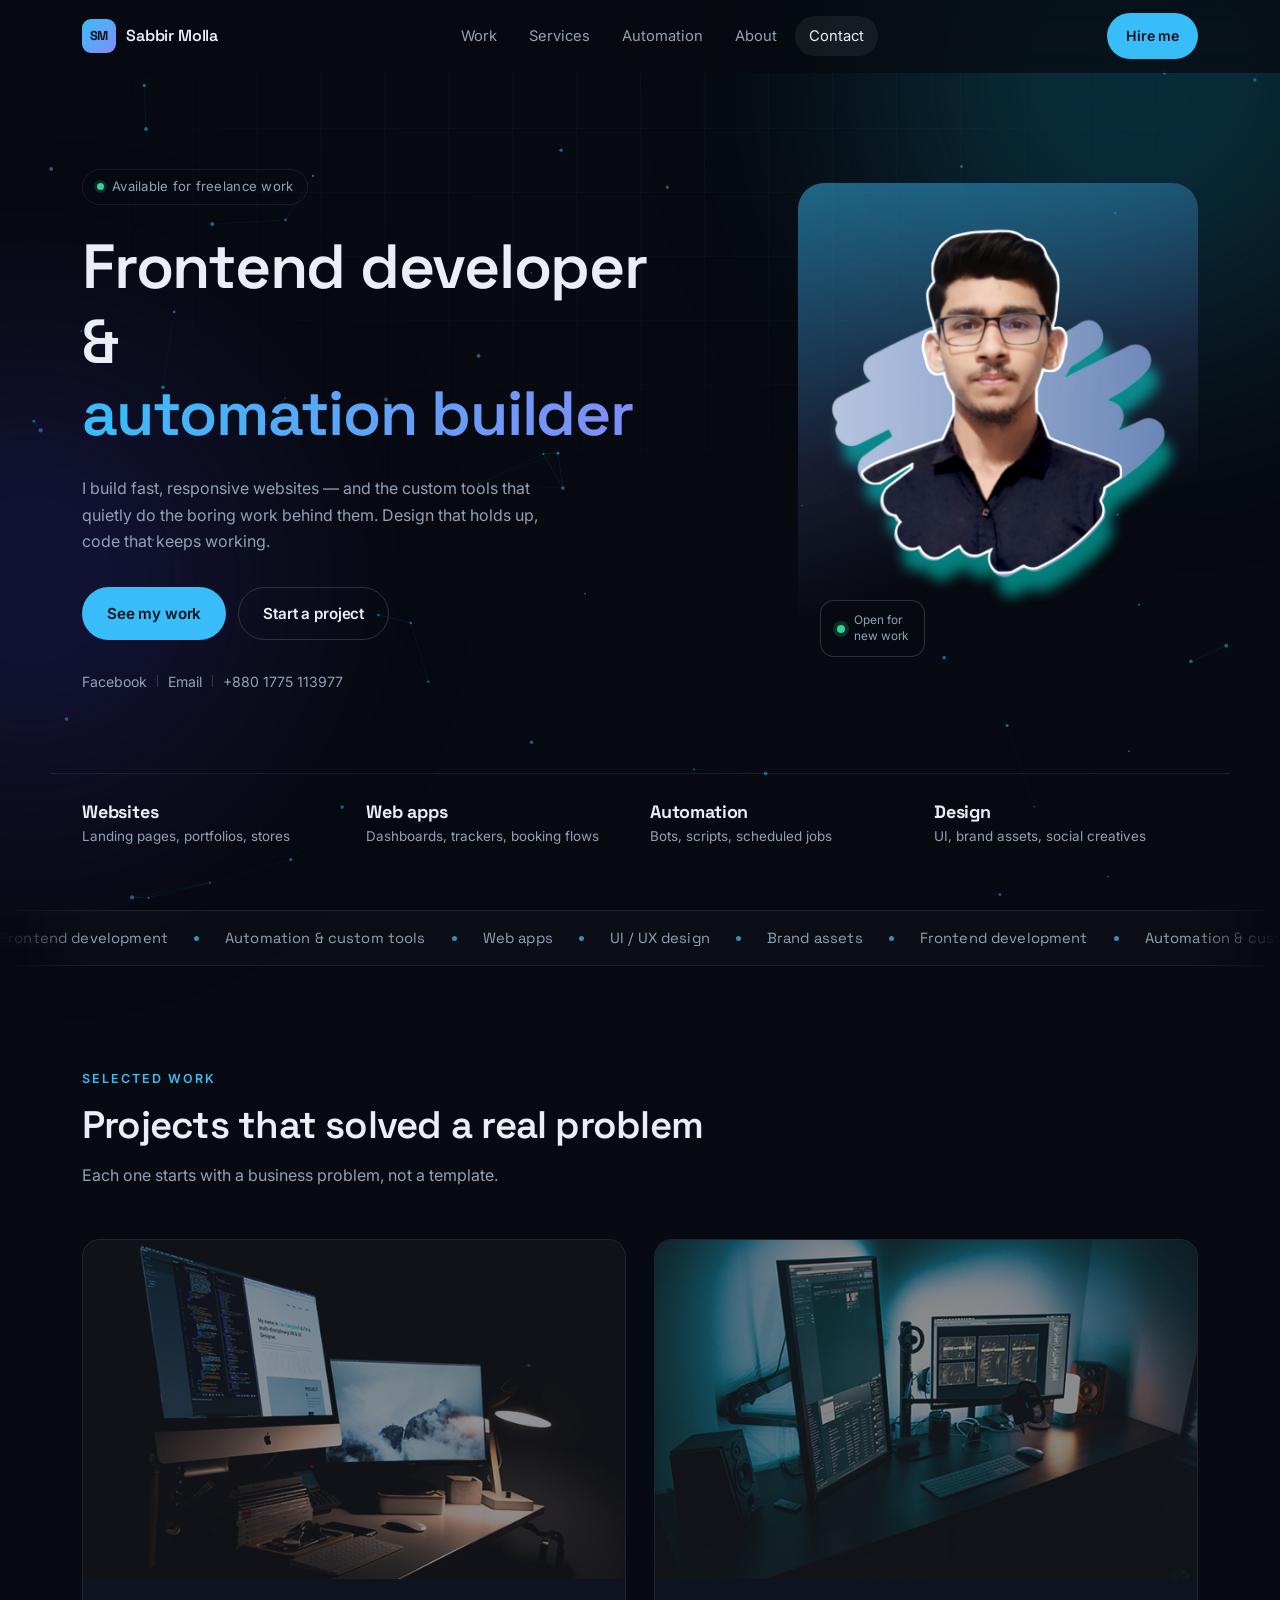
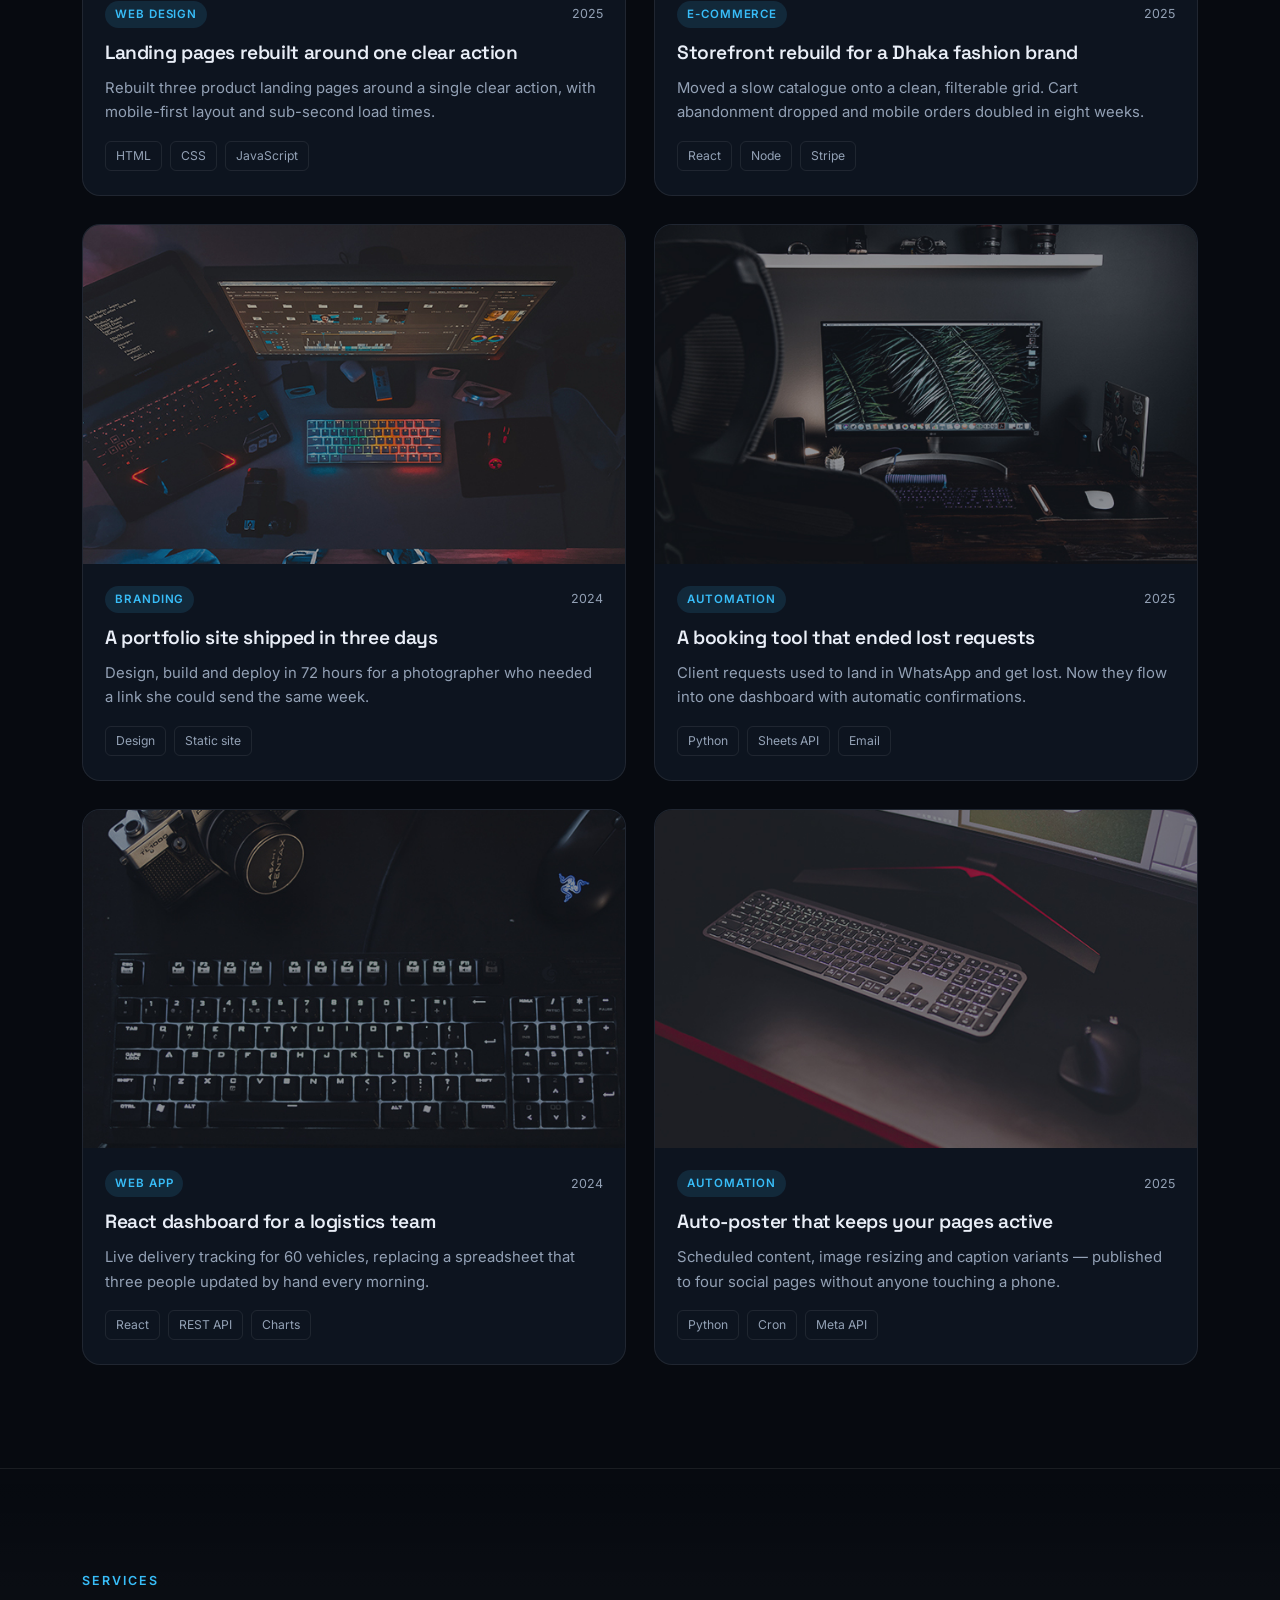
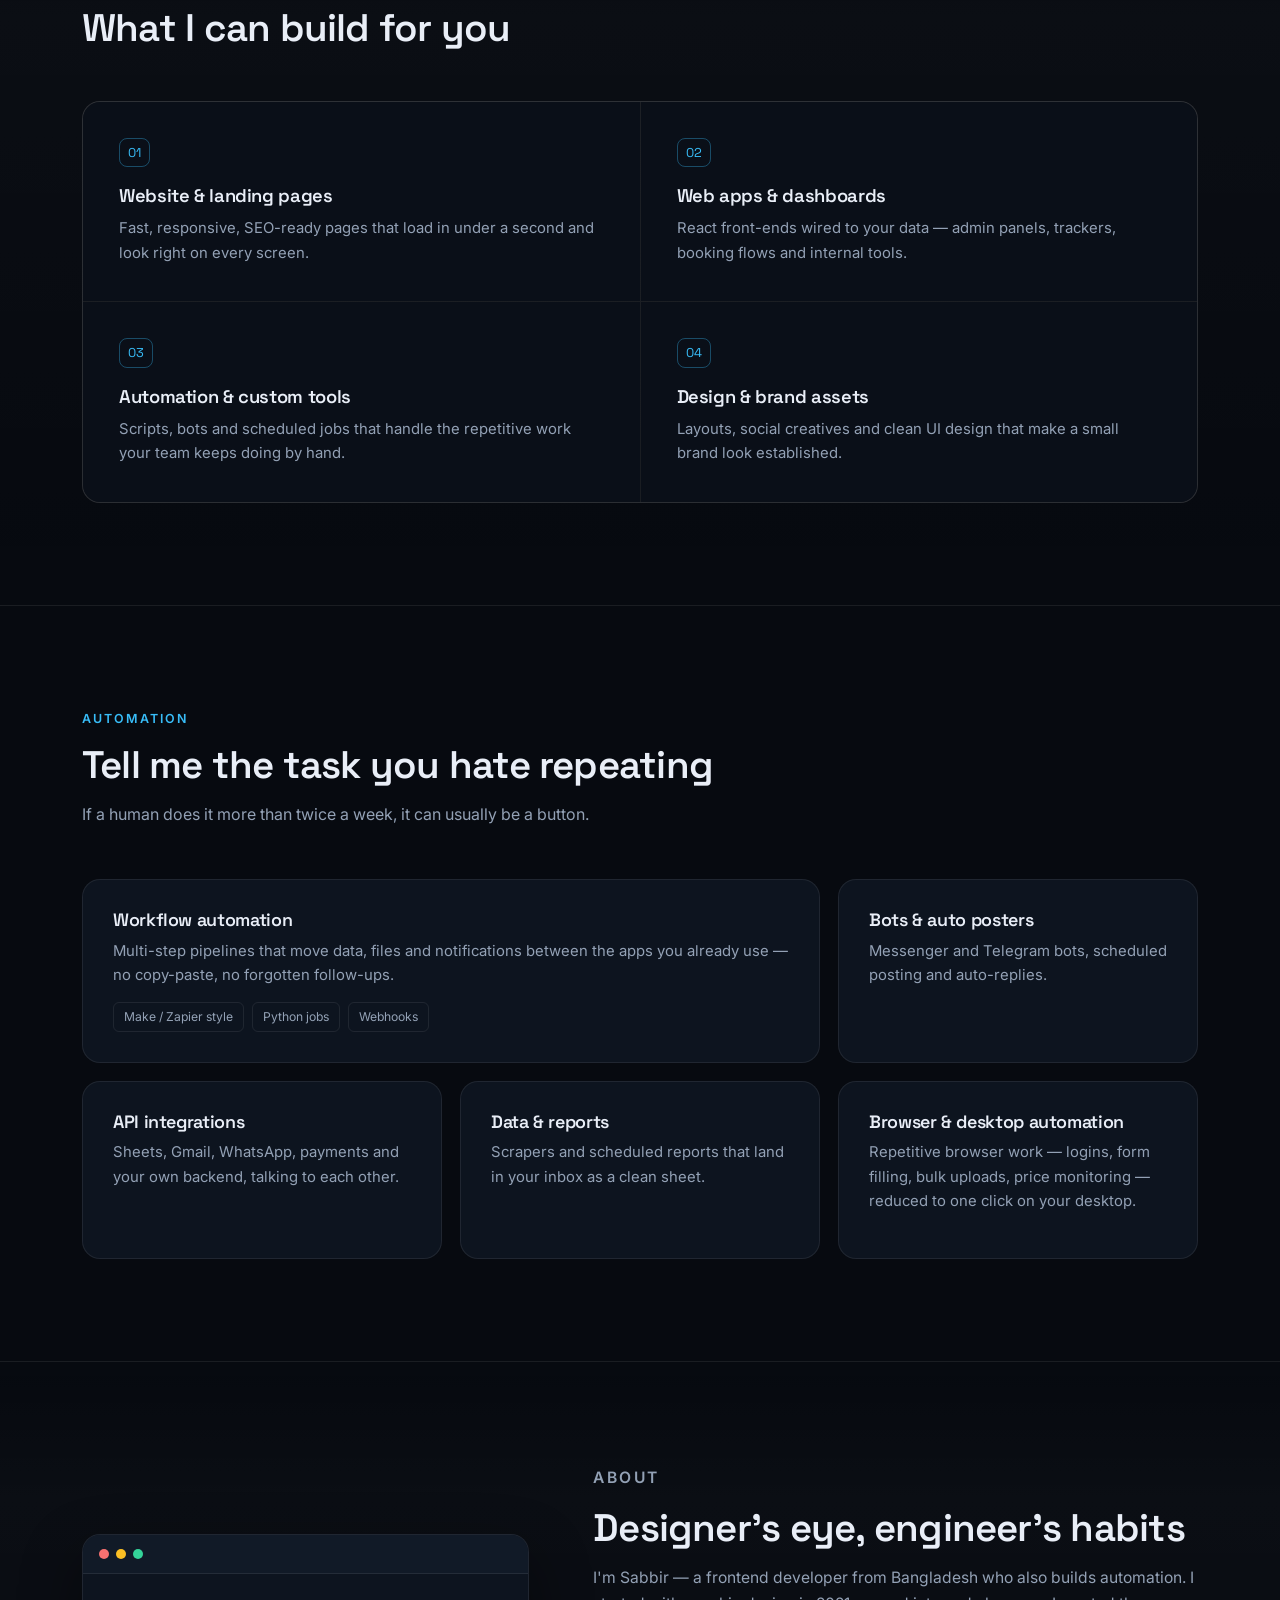
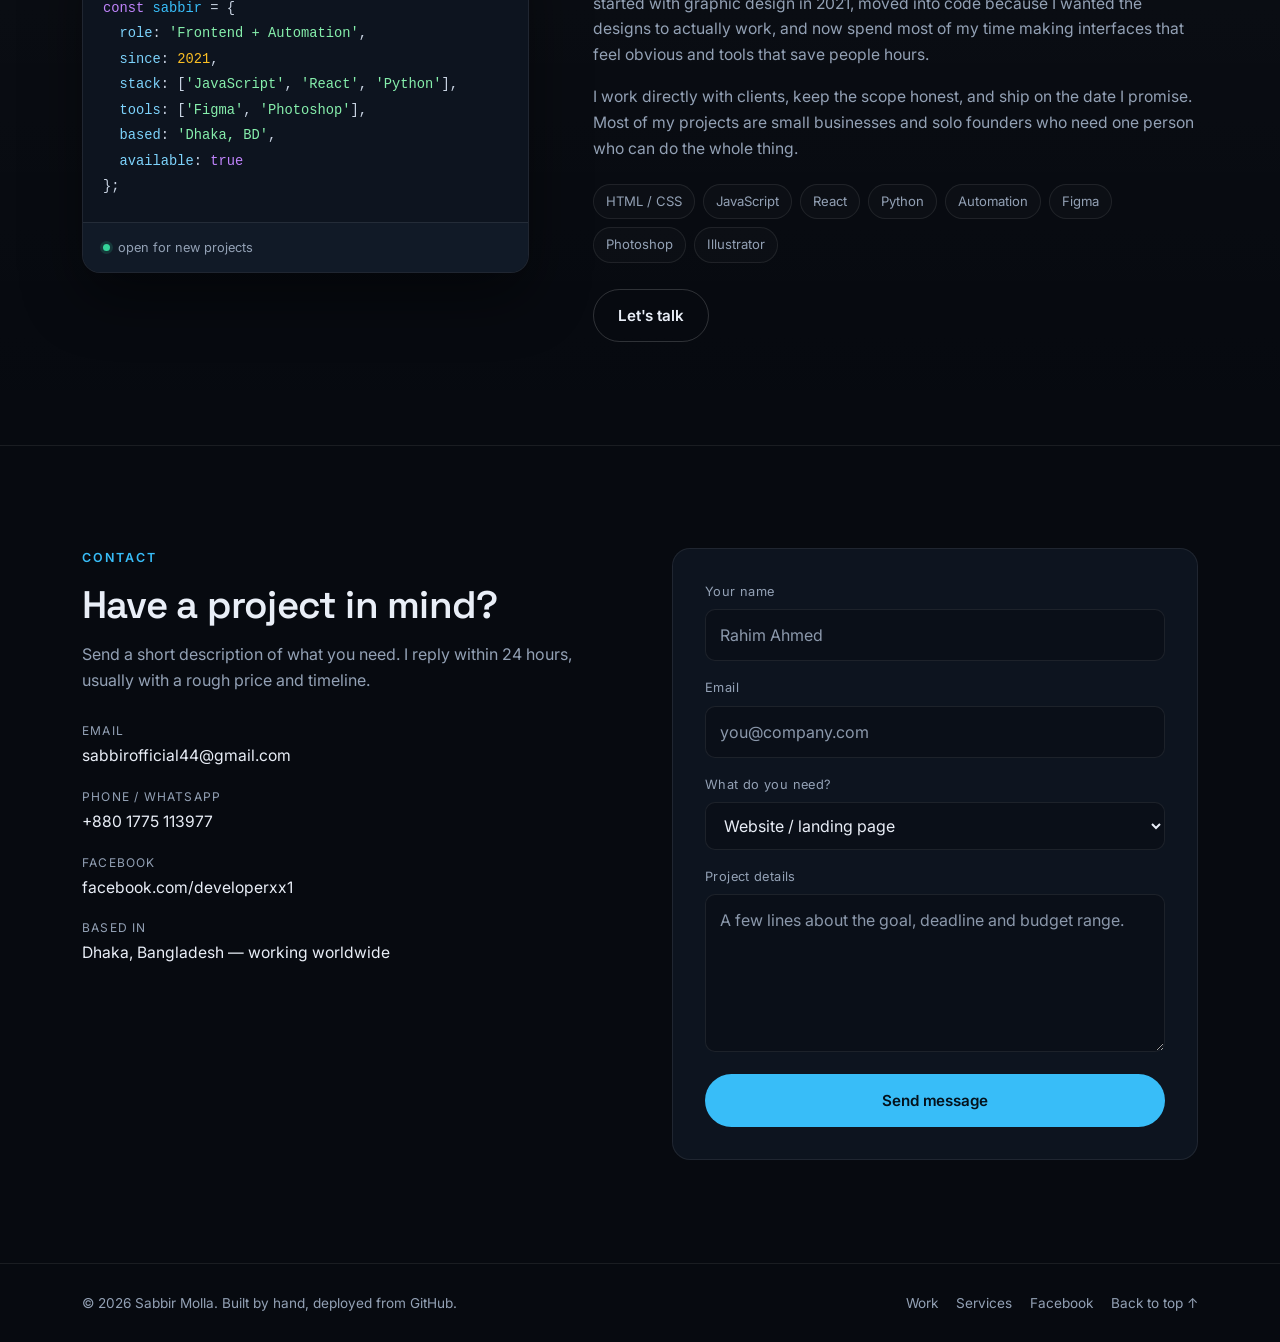
<file: v2/index.html>
<!DOCTYPE html>
<html lang="en">

<head>
  <meta charset="UTF-8" />
  <meta name="viewport" content="width=device-width, initial-scale=1.0" />
  <title>Sabbir Molla — Frontend Developer &amp; Automation Builder</title>
  <meta name="description"
    content="Sabbir Molla — frontend developer and automation builder. Responsive websites, web apps and custom automation tools that remove repetitive work." />
  <link rel="canonical" href="https://developerx.site/v2/" />
  <meta name="theme-color" content="#070a10" />

  <meta property="og:type" content="website" />
  <meta property="og:url" content="https://developerx.site/v2/" />
  <meta property="og:title" content="Sabbir Molla — Frontend Developer &amp; Automation Builder" />
  <meta property="og:description"
    content="Responsive websites, web apps and custom automation tools that remove repetitive work." />
  <meta property="og:image" content="https://developerx.site/images/home.png" />

  <link rel="icon" type="image/svg+xml" href="../favicon.svg" />
  <link rel="preconnect" href="https://fonts.googleapis.com">
  <link rel="preconnect" href="https://fonts.gstatic.com" crossorigin>
  <link
    href="https://fonts.googleapis.com/css2?family=Inter:wght@400;500;600&family=Space+Grotesk:wght@500;600;700&display=swap"
    rel="stylesheet">
  <link rel="stylesheet" href="css/style.css" />
</head>

<body>

  <canvas id="bgCanvas" class="bg-canvas" aria-hidden="true"></canvas>

  <div class="glow glow-a" aria-hidden="true"></div>
  <div class="glow glow-b" aria-hidden="true"></div>

  <!-- ============ nav ============ -->
  <header class="site-header" id="siteHeader">
    <div class="wrap header-inner">
      <a href="#top" class="brand">
        <span class="brand-mark">SM</span>
        <span class="brand-text">Sabbir Molla</span>
      </a>

      <nav class="nav" id="nav">
        <a href="#work">Work</a>
        <a href="#services">Services</a>
        <a href="#automation">Automation</a>
        <a href="#about">About</a>
        <a href="#contact">Contact</a>
      </nav>

      <div class="header-actions">
        <a href="#contact" class="btn btn-sm">Hire me</a>
        <button class="burger" id="burger" aria-label="Open menu" aria-expanded="false">
          <span></span><span></span><span></span>
        </button>
      </div>
    </div>
  </header>

  <main id="top">

    <!-- ============ hero ============ -->
    <section class="hero">
      <div class="wrap hero-grid">
        <div class="hero-copy">
          <p class="status"><span class="dot"></span> Available for freelance work</p>

          <h1>
            <span class="l"><span>Frontend developer</span></span>
            <span class="l"><span>&amp; <em class="grad rotator" id="rotator">automation builder</em></span></span>
          </h1>

          <p class="lede">
            I build fast, responsive websites — and the custom tools that quietly do the boring work behind them.
            Design that holds up, code that keeps working.
          </p>

          <div class="hero-cta">
            <a href="#work" class="btn">See my work</a>
            <a href="#contact" class="btn btn-ghost">Start a project</a>
          </div>

          <div class="social">
            <a href="https://www.facebook.com/developerxx1" target="_blank" rel="noopener noreferrer"
              aria-label="Facebook page">Facebook</a>
            <span class="sep"></span>
            <a href="mailto:sabbirofficial44@gmail.com">Email</a>
            <span class="sep"></span>
            <a href="#contact">+880 1775 113977</a>
          </div>
        </div>

        <div class="hero-visual">
          <div class="tilt" id="tilt">
            <div class="portrait-card">
              <img src="../images/home.png" alt="Sabbir Molla" />
              <div class="portrait-badge">
                <span class="badge-dot"></span>
                <span>Open for<br>new work</span>
              </div>
            </div>
          </div>
        </div>
      </div>

      <div class="wrap stats">
        <div class="stat"><strong>Websites</strong><span>Landing pages, portfolios, stores</span></div>
        <div class="stat"><strong>Web apps</strong><span>Dashboards, trackers, booking flows</span></div>
        <div class="stat"><strong>Automation</strong><span>Bots, scripts, scheduled jobs</span></div>
        <div class="stat"><strong>Design</strong><span>UI, brand assets, social creatives</span></div>
      </div>
    </section>

    <!-- sliding capability strip -->
    <div class="marquee" aria-hidden="true">
      <div class="marquee-track">
        <span>Frontend development</span><i></i>
        <span>Automation &amp; custom tools</span><i></i>
        <span>Web apps</span><i></i>
        <span>UI / UX design</span><i></i>
        <span>Brand assets</span><i></i>
        <span>Frontend development</span><i></i>
        <span>Automation &amp; custom tools</span><i></i>
        <span>Web apps</span><i></i>
        <span>UI / UX design</span><i></i>
        <span>Brand assets</span><i></i>
      </div>
    </div>

    <!-- ============ work ============ -->
    <section class="section" id="work">
      <div class="wrap">
        <header class="section-head">
          <p class="eyebrow">Selected work</p>
          <h2>Projects that solved a real problem</h2>
          <p class="section-sub">Each one starts with a business problem, not a template.</p>
        </header>

        <div class="work-grid">

          <article class="work-card">
            <a href="#contact" class="work-media">
              <img src="../images/portfolio1.jpg" alt="Landing page design" loading="lazy" />
            </a>
            <div class="work-body">
              <div class="work-top">
                <span class="tag">Web design</span>
                <span class="year">2025</span>
              </div>
              <h3>Landing pages rebuilt around one clear action</h3>
              <p>Rebuilt three product landing pages around a single clear action, with mobile-first layout and
                sub-second load times.</p>
              <ul class="chips">
                <li>HTML</li>
                <li>CSS</li>
                <li>JavaScript</li>
              </ul>
            </div>
          </article>

          <article class="work-card">
            <a href="#contact" class="work-media">
              <img src="../images/portfolio2.jpg" alt="E-commerce storefront" loading="lazy" />
            </a>
            <div class="work-body">
              <div class="work-top">
                <span class="tag">E-commerce</span>
                <span class="year">2025</span>
              </div>
              <h3>Storefront rebuild for a Dhaka fashion brand</h3>
              <p>Moved a slow catalogue onto a clean, filterable grid. Cart abandonment dropped and mobile orders
                doubled in eight weeks.</p>
              <ul class="chips">
                <li>React</li>
                <li>Node</li>
                <li>Stripe</li>
              </ul>
            </div>
          </article>

          <article class="work-card">
            <a href="#contact" class="work-media">
              <img src="../images/portfolio3.jpg" alt="Portfolio website" loading="lazy" />
            </a>
            <div class="work-body">
              <div class="work-top">
                <span class="tag">Branding</span>
                <span class="year">2024</span>
              </div>
              <h3>A portfolio site shipped in three days</h3>
              <p>Design, build and deploy in 72 hours for a photographer who needed a link she could send the same
                week.</p>
              <ul class="chips">
                <li>Design</li>
                <li>Static site</li>
              </ul>
            </div>
          </article>

          <article class="work-card">
            <a href="#contact" class="work-media">
              <img src="../images/portfolio4.jpg" alt="Custom booking automation tool" loading="lazy" />
            </a>
            <div class="work-body">
              <div class="work-top">
                <span class="tag">Automation</span>
                <span class="year">2025</span>
              </div>
              <h3>A booking tool that ended lost requests</h3>
              <p>Client requests used to land in WhatsApp and get lost. Now they flow into one dashboard with automatic
                confirmations.</p>
              <ul class="chips">
                <li>Python</li>
                <li>Sheets API</li>
                <li>Email</li>
              </ul>
            </div>
          </article>

          <article class="work-card">
            <a href="#contact" class="work-media">
              <img src="../images/portfolio5.jpg" alt="React dashboard" loading="lazy" />
            </a>
            <div class="work-body">
              <div class="work-top">
                <span class="tag">Web app</span>
                <span class="year">2024</span>
              </div>
              <h3>React dashboard for a logistics team</h3>
              <p>Live delivery tracking for 60 vehicles, replacing a spreadsheet that three people updated by hand
                every morning.</p>
              <ul class="chips">
                <li>React</li>
                <li>REST API</li>
                <li>Charts</li>
              </ul>
            </div>
          </article>

          <article class="work-card">
            <a href="#contact" class="work-media">
              <img src="../images/portfolio6.jpg" alt="Social auto-poster bot" loading="lazy" />
            </a>
            <div class="work-body">
              <div class="work-top">
                <span class="tag">Automation</span>
                <span class="year">2025</span>
              </div>
              <h3>Auto-poster that keeps your pages active</h3>
              <p>Scheduled content, image resizing and caption variants — published to four social pages without
                anyone touching a phone.</p>
              <ul class="chips">
                <li>Python</li>
                <li>Cron</li>
                <li>Meta API</li>
              </ul>
            </div>
          </article>

        </div>
      </div>
    </section>

    <!-- ============ services ============ -->
    <section class="section section-alt" id="services">
      <div class="wrap">
        <header class="section-head">
          <p class="eyebrow">Services</p>
          <h2>What I can build for you</h2>
        </header>

        <div class="service-grid">
          <div class="service">
            <span class="service-icon">01</span>
            <h3>Website &amp; landing pages</h3>
            <p>Fast, responsive, SEO-ready pages that load in under a second and look right on every screen.</p>
          </div>
          <div class="service">
            <span class="service-icon">02</span>
            <h3>Web apps &amp; dashboards</h3>
            <p>React front-ends wired to your data — admin panels, trackers, booking flows and internal tools.</p>
          </div>
          <div class="service">
            <span class="service-icon">03</span>
            <h3>Automation &amp; custom tools</h3>
            <p>Scripts, bots and scheduled jobs that handle the repetitive work your team keeps doing by hand.</p>
          </div>
          <div class="service">
            <span class="service-icon">04</span>
            <h3>Design &amp; brand assets</h3>
            <p>Layouts, social creatives and clean UI design that make a small brand look established.</p>
          </div>
        </div>
      </div>
    </section>

    <!-- ============ automation ============ -->
    <section class="section" id="automation">
      <div class="wrap">
        <header class="section-head">
          <p class="eyebrow">Automation</p>
          <h2>Tell me the task you hate repeating</h2>
          <p class="section-sub">If a human does it more than twice a week, it can usually be a button.</p>
        </header>

        <div class="bento">
          <div class="bento-item bento-wide">
            <h3>Workflow automation</h3>
            <p>Multi-step pipelines that move data, files and notifications between the apps you already use — no
              copy-paste, no forgotten follow-ups.</p>
            <ul class="chips">
              <li>Make / Zapier style</li>
              <li>Python jobs</li>
              <li>Webhooks</li>
            </ul>
          </div>
          <div class="bento-item">
            <h3>Bots &amp; auto posters</h3>
            <p>Messenger and Telegram bots, scheduled posting and auto-replies.</p>
          </div>
          <div class="bento-item">
            <h3>API integrations</h3>
            <p>Sheets, Gmail, WhatsApp, payments and your own backend, talking to each other.</p>
          </div>
          <div class="bento-item">
            <h3>Data &amp; reports</h3>
            <p>Scrapers and scheduled reports that land in your inbox as a clean sheet.</p>
          </div>
          <div class="bento-item">
            <h3>Browser &amp; desktop automation</h3>
            <p>Repetitive browser work — logins, form filling, bulk uploads, price monitoring — reduced to one click on
              your desktop.</p>
          </div>
        </div>
      </div>
    </section>

    <!-- ============ about ============ -->
    <section class="section section-alt" id="about">
      <div class="wrap about-grid">
        <div class="about-media">
          <div class="code-card">
            <div class="code-bar"><span></span><span></span><span></span></div>
            <pre><code><span class="c-k">const</span> <span class="c-v">sabbir</span> = {
  <span class="c-p">role</span>: <span class="c-s">'Frontend + Automation'</span>,
  <span class="c-p">since</span>: <span class="c-n">2021</span>,
  <span class="c-p">stack</span>: [<span class="c-s">'JavaScript'</span>, <span class="c-s">'React'</span>, <span class="c-s">'Python'</span>],
  <span class="c-p">tools</span>: [<span class="c-s">'Figma'</span>, <span class="c-s">'Photoshop'</span>],
  <span class="c-p">based</span>: <span class="c-s">'Dhaka, BD'</span>,
  <span class="c-p">available</span>: <span class="c-k">true</span>
};</code></pre>
            <div class="code-foot">
              <span class="dot-small"></span> open for new projects
            </div>
          </div>
        </div>
        <div class="about-copy">
          <p class="eyebrow">About</p>
          <h2>Designer's eye, engineer's habits</h2>
          <p>I'm Sabbir — a frontend developer from Bangladesh who also builds automation. I started with graphic
            design in 2021, moved into code because I wanted the designs to actually work, and now spend most of my
            time making interfaces that feel obvious and tools that save people hours.</p>
          <p>I work directly with clients, keep the scope honest, and ship on the date I promise. Most of my projects
            are small businesses and solo founders who need one person who can do the whole thing.</p>

          <ul class="skill-list">
            <li>HTML / CSS</li>
            <li>JavaScript</li>
            <li>React</li>
            <li>Python</li>
            <li>Automation</li>
            <li>Figma</li>
            <li>Photoshop</li>
            <li>Illustrator</li>
          </ul>

          <a href="#contact" class="btn btn-ghost">Let's talk</a>
        </div>
      </div>
    </section>

    <!-- ============ contact ============ -->
    <section class="section" id="contact">
      <div class="wrap contact-grid">
        <div class="contact-copy">
          <p class="eyebrow">Contact</p>
          <h2>Have a project in mind?</h2>
          <p class="section-sub">Send a short description of what you need. I reply within 24 hours, usually with a
            rough price and timeline.</p>

          <ul class="contact-list">
            <li>
              <span>Email</span>
              <a href="mailto:sabbirofficial44@gmail.com">sabbirofficial44@gmail.com</a>
            </li>
            <li>
              <span>Phone / WhatsApp</span>
              <a href="tel:+8801775113977">+880 1775 113977</a>
            </li>
            <li>
              <span>Facebook</span>
              <a href="https://www.facebook.com/developerxx1" target="_blank"
                rel="noopener noreferrer">facebook.com/developerxx1</a>
            </li>
            <li>
              <span>Based in</span>
              <p>Dhaka, Bangladesh — working worldwide</p>
            </li>
          </ul>
        </div>

        <form class="contact-form" action="https://formsubmit.co/sabbirofficial44@gmail.com" method="POST">
          <input type="hidden" name="_subject" value="New project enquiry from developerx.site/v2">
          <input type="hidden" name="_template" value="table">
          <input type="text" name="_honey" style="display:none" tabindex="-1" autocomplete="off">

          <div class="field">
            <label for="name">Your name</label>
            <input id="name" type="text" name="name" placeholder="Rahim Ahmed" required>
          </div>

          <div class="field">
            <label for="email">Email</label>
            <input id="email" type="email" name="email" placeholder="you@company.com" required>
          </div>

          <div class="field">
            <label for="type">What do you need?</label>
            <select id="type" name="project_type">
              <option>Website / landing page</option>
              <option>Web app or dashboard</option>
              <option>Automation / custom tool</option>
              <option>Design work</option>
              <option>Something else</option>
            </select>
          </div>

          <div class="field">
            <label for="message">Project details</label>
            <textarea id="message" name="message" rows="5" placeholder="A few lines about the goal, deadline and budget range." required></textarea>
          </div>

          <button type="submit" class="btn btn-full">Send message</button>
        </form>
      </div>
    </section>
  </main>

  <footer class="site-footer">
    <div class="wrap footer-inner">
      <p>&copy; <span id="year">2026</span> Sabbir Molla. Built by hand, deployed from GitHub.</p>
      <div class="footer-links">
        <a href="#work">Work</a>
        <a href="#services">Services</a>
        <a href="https://www.facebook.com/developerxx1" target="_blank" rel="noopener noreferrer">Facebook</a>
        <a href="#top">Back to top ↑</a>
      </div>
    </div>
  </footer>

  <script src="js/main.js"></script>
</body>

</html>
</file>
<file: v2/css/style.css>
/* =========================================================
   Sabbir Molla — portfolio v2
   Design notes: dark editorial layout, one accent, fluid type,
   2-column work grid, bento automation grid.
   ========================================================= */

/* ---------- tokens ---------- */
:root {
  --bg: #070a10;
  --bg-alt: #0a0f18;
  --panel: #0d141f;
  --panel-2: #111a27;
  --line: rgba(255, 255, 255, 0.08);
  --line-strong: rgba(255, 255, 255, 0.16);
  --text: #e9eef7;
  --muted: #93a1b5;
  --accent: #38bdf8;
  --accent-soft: rgba(56, 189, 248, 0.12);
  --accent-2: #818cf8;

  --font-body: 'Inter', system-ui, -apple-system, sans-serif;
  --font-head: 'Space Grotesk', 'Inter', system-ui, sans-serif;

  --radius: 18px;
  --radius-sm: 10px;
  --wrap: 1180px;
}

/* ---------- base ---------- */
* {
  margin: 0;
  padding: 0;
  box-sizing: border-box;
}

html {
  scroll-behavior: smooth;
  -webkit-text-size-adjust: 100%;
}

body {
  background: var(--bg);
  color: var(--text);
  font-family: var(--font-body);
  font-size: 16px;
  line-height: 1.65;
  overflow-x: hidden;
  position: relative;
  -webkit-font-smoothing: antialiased;
}

img {
  display: block;
  max-width: 100%;
}

a {
  color: inherit;
  text-decoration: none;
}

ul {
  list-style: none;
}

button,
input,
select,
textarea {
  font: inherit;
  color: inherit;
}

h1,
h2,
h3,
h4 {
  font-family: var(--font-head);
  line-height: 1.15;
  letter-spacing: -0.02em;
  font-weight: 600;
}

::selection {
  background: var(--accent);
  color: #04121c;
}

.wrap {
  width: 100%;
  max-width: var(--wrap);
  margin: 0 auto;
  padding: 0 clamp(20px, 4vw, 32px);
}

/* ---------- background glows ---------- */
.glow {
  position: fixed;
  border-radius: 50%;
  filter: blur(120px);
  opacity: 0.35;
  pointer-events: none;
  z-index: 0;
}

.glow-a {
  width: 520px;
  height: 520px;
  background: #0e7490;
  top: -180px;
  right: -120px;
}

.glow-b {
  width: 460px;
  height: 460px;
  background: #4338ca;
  bottom: 10%;
  left: -200px;
  opacity: 0.22;
}

main,
.site-header,
.site-footer {
  position: relative;
  z-index: 1;
}

/* ---------- buttons ---------- */
.btn {
  display: inline-flex;
  align-items: center;
  justify-content: center;
  gap: 8px;
  padding: 13px 24px;
  border-radius: 999px;
  background: var(--accent);
  color: #04121c;
  font-weight: 600;
  font-size: 0.95rem;
  letter-spacing: -0.01em;
  border: 1px solid transparent;
  transition: transform 0.2s ease, box-shadow 0.25s ease, background 0.2s ease;
  cursor: pointer;
}

.btn:hover {
  transform: translateY(-2px);
  box-shadow: 0 12px 30px rgba(56, 189, 248, 0.28);
}

.btn-ghost {
  background: transparent;
  color: var(--text);
  border-color: var(--line-strong);
}

.btn-ghost:hover {
  border-color: var(--accent);
  color: var(--accent);
  box-shadow: none;
}

.btn-sm {
  padding: 10px 18px;
  font-size: 0.88rem;
}

.btn-full {
  width: 100%;
  margin-top: 6px;
}

/* ---------- header ---------- */
.site-header {
  position: sticky;
  top: 0;
  z-index: 50;
  backdrop-filter: blur(14px);
  background: rgba(7, 10, 16, 0.72);
  border-bottom: 1px solid transparent;
  transition: border-color 0.3s ease, background 0.3s ease;
}

.site-header.is-stuck {
  border-bottom-color: var(--line);
  background: rgba(7, 10, 16, 0.92);
}

.header-inner {
  display: flex;
  align-items: center;
  justify-content: space-between;
  gap: 20px;
  height: 72px;
}

.brand {
  display: flex;
  align-items: center;
  gap: 10px;
  font-family: var(--font-head);
  font-weight: 600;
  letter-spacing: -0.01em;
}

.brand-mark {
  width: 34px;
  height: 34px;
  display: grid;
  place-items: center;
  border-radius: 9px;
  background: linear-gradient(135deg, var(--accent), var(--accent-2));
  color: #051018;
  font-size: 0.8rem;
  font-weight: 700;
}

.brand-text {
  font-size: 1rem;
}

.nav {
  display: flex;
  align-items: center;
  gap: 4px;
}

.nav a {
  padding: 8px 14px;
  border-radius: 999px;
  font-size: 0.92rem;
  color: var(--muted);
  transition: color 0.2s, background 0.2s;
}

.nav a:hover,
.nav a.is-active {
  color: var(--text);
  background: rgba(255, 255, 255, 0.06);
}

.header-actions {
  display: flex;
  align-items: center;
  gap: 12px;
}

.burger {
  display: none;
  width: 44px;
  height: 44px;
  border: 1px solid var(--line-strong);
  border-radius: 12px;
  background: none;
  cursor: pointer;
  padding: 11px 10px;
  flex-direction: column;
  justify-content: space-between;
}

.burger span {
  display: block;
  height: 2px;
  width: 100%;
  background: var(--text);
  border-radius: 2px;
  transition: transform 0.25s ease, opacity 0.2s ease;
}

.burger.is-open span:nth-child(1) {
  transform: translateY(9px) rotate(45deg);
}

.burger.is-open span:nth-child(2) {
  opacity: 0;
}

.burger.is-open span:nth-child(3) {
  transform: translateY(-9px) rotate(-45deg);
}

/* ---------- hero ---------- */
.hero {
  padding: clamp(56px, 9vw, 96px) 0 clamp(40px, 6vw, 64px);
}

.hero-grid {
  display: grid;
  grid-template-columns: 1.1fr 0.9fr;
  gap: clamp(32px, 6vw, 72px);
  align-items: center;
}

.status {
  display: inline-flex;
  align-items: center;
  gap: 8px;
  font-size: 0.82rem;
  letter-spacing: 0.02em;
  color: var(--muted);
  padding: 6px 14px;
  border: 1px solid var(--line);
  border-radius: 999px;
  margin-bottom: 26px;
}

.dot {
  width: 7px;
  height: 7px;
  border-radius: 50%;
  background: #34d399;
  box-shadow: 0 0 0 3px rgba(52, 211, 153, 0.16);
}

.hero h1 {
  font-size: clamp(2.4rem, 5.4vw, 3.9rem);
  margin-bottom: 22px;
}

.grad {
  background: linear-gradient(100deg, var(--accent), var(--accent-2));
  -webkit-background-clip: text;
  background-clip: text;
  color: transparent;
}

.lede {
  font-size: clamp(1rem, 1.1vw, 1.08rem);
  color: var(--muted);
  max-width: 46ch;
  margin-bottom: 32px;
}

.hero-cta {
  display: flex;
  flex-wrap: wrap;
  gap: 12px;
  margin-bottom: 30px;
}

.social {
  display: flex;
  align-items: center;
  flex-wrap: wrap;
  gap: 10px;
  font-size: 0.88rem;
  color: var(--muted);
}

.social a {
  color: var(--muted);
  transition: color 0.2s;
}

.social a:hover {
  color: var(--accent);
}

.social .sep {
  width: 1px;
  height: 12px;
  background: var(--line-strong);
}

/* portrait */
.hero-visual {
  justify-self: end;
  width: 100%;
  max-width: 400px;
}

.portrait-card {
  position: relative;
  border-radius: 26px;
  padding: 8px;
  background: linear-gradient(160deg, rgba(56, 189, 248, 0.5), rgba(129, 140, 248, 0.15) 45%, transparent 70%);
}

.portrait-card img {
  width: 100%;
  aspect-ratio: 4 / 5;
  object-fit: cover;
  border-radius: 20px;
  filter: saturate(1.02) contrast(1.02);
}

.portrait-badge {
  position: absolute;
  left: 22px;
  bottom: 22px;
  display: flex;
  align-items: center;
  gap: 10px;
  padding: 12px 16px;
  border-radius: 14px;
  background: rgba(7, 10, 16, 0.82);
  backdrop-filter: blur(10px);
  border: 1px solid var(--line-strong);
}

.portrait-badge strong {
  font-family: var(--font-head);
  font-size: 1.5rem;
  color: var(--accent);
  line-height: 1;
}

.portrait-badge span {
  font-size: 0.74rem;
  color: var(--muted);
  line-height: 1.3;
}

/* stats */
.stats {
  display: grid;
  grid-template-columns: repeat(4, 1fr);
  gap: 20px;
  margin-top: clamp(48px, 7vw, 80px);
  padding-top: 28px;
  border-top: 1px solid var(--line);
}

.stat strong {
  display: block;
  font-family: var(--font-head);
  font-size: clamp(1.5rem, 2.6vw, 2rem);
  line-height: 1.1;
}

.stat span {
  font-size: 0.85rem;
  color: var(--muted);
}

/* ---------- sections ---------- */
.section {
  padding: clamp(64px, 8vw, 108px) 0;
}

.section-alt {
  background: linear-gradient(180deg, transparent, rgba(255, 255, 255, 0.02) 20%, transparent);
  border-top: 1px solid var(--line);
  border-bottom: 1px solid var(--line);
}

.section-head {
  max-width: 640px;
  margin-bottom: clamp(32px, 4vw, 52px);
}

.eyebrow {
  font-size: 0.78rem;
  letter-spacing: 0.16em;
  text-transform: uppercase;
  color: var(--accent);
  margin-bottom: 14px;
  font-weight: 600;
}

.section-head h2,
.about-copy h2,
.contact-copy h2 {
  font-size: clamp(1.7rem, 3.2vw, 2.4rem);
  margin-bottom: 14px;
}

.section-sub {
  color: var(--muted);
  font-size: 1rem;
  max-width: 52ch;
}

/* ---------- work grid: 2 per row ---------- */
.work-grid {
  display: grid;
  grid-template-columns: repeat(2, minmax(0, 1fr));
  gap: clamp(20px, 2.4vw, 28px);
}

.work-card {
  background: var(--panel);
  border: 1px solid var(--line);
  border-radius: var(--radius);
  overflow: hidden;
  transition: transform 0.3s ease, border-color 0.3s ease, box-shadow 0.3s ease;
}

.work-card:hover {
  transform: translateY(-5px);
  border-color: rgba(56, 189, 248, 0.45);
  box-shadow: 0 20px 46px rgba(0, 0, 0, 0.45);
}

.work-media {
  display: block;
  overflow: hidden;
  background: var(--panel-2);
}

.work-media img {
  width: 100%;
  aspect-ratio: 16 / 10;
  object-fit: cover;
  transition: transform 0.6s cubic-bezier(0.16, 1, 0.3, 1);
}

.work-card:hover .work-media img {
  transform: scale(1.045);
}

.work-body {
  padding: 22px 22px 24px;
}

.work-top {
  display: flex;
  align-items: center;
  justify-content: space-between;
  margin-bottom: 12px;
}

.tag {
  font-size: 0.72rem;
  letter-spacing: 0.08em;
  text-transform: uppercase;
  font-weight: 600;
  color: var(--accent);
  background: var(--accent-soft);
  padding: 4px 10px;
  border-radius: 999px;
}

.year {
  font-size: 0.78rem;
  color: var(--muted);
}

.work-body h3 {
  font-size: clamp(1.05rem, 1.5vw, 1.22rem);
  margin-bottom: 10px;
  line-height: 1.35;
}

.work-body p {
  font-size: 0.93rem;
  color: var(--muted);
  margin-bottom: 16px;
}

.chips {
  display: flex;
  flex-wrap: wrap;
  gap: 8px;
}

.chips li {
  font-size: 0.76rem;
  color: var(--muted);
  border: 1px solid var(--line);
  padding: 4px 10px;
  border-radius: 6px;
}

/* ---------- services ---------- */
.service-grid {
  display: grid;
  grid-template-columns: repeat(2, minmax(0, 1fr));
  gap: 1px;
  background: var(--line);
  border: 1px solid var(--line);
  border-radius: var(--radius);
  overflow: hidden;
}

.service {
  background: var(--bg-alt);
  padding: clamp(24px, 3vw, 36px);
  transition: background 0.25s ease;
}

.service:hover {
  background: var(--panel-2);
}

.service-icon {
  display: inline-block;
  font-family: var(--font-head);
  font-size: 0.8rem;
  color: var(--accent);
  border: 1px solid rgba(56, 189, 248, 0.35);
  border-radius: 8px;
  padding: 3px 8px;
  margin-bottom: 18px;
}

.service h3 {
  font-size: 1.15rem;
  margin-bottom: 10px;
}

.service p {
  font-size: 0.93rem;
  color: var(--muted);
}

/* ---------- bento ---------- */
.bento {
  display: grid;
  grid-template-columns: repeat(3, minmax(0, 1fr));
  gap: 18px;
}

.bento-item {
  background: var(--panel);
  border: 1px solid var(--line);
  border-radius: var(--radius);
  padding: clamp(22px, 2.6vw, 30px);
  transition: border-color 0.25s ease, transform 0.25s ease;
}

.bento-item:hover {
  border-color: rgba(56, 189, 248, 0.4);
  transform: translateY(-3px);
}

.bento-wide {
  grid-column: span 2;
}

.bento-item h3 {
  font-size: 1.12rem;
  margin-bottom: 8px;
}

.bento-item p {
  font-size: 0.93rem;
  color: var(--muted);
  margin-bottom: 14px;
}

.bento-item .chips li {
  color: var(--muted);
}

/* ---------- about ---------- */
.about-grid {
  display: grid;
  grid-template-columns: 0.85fr 1.15fr;
  gap: clamp(28px, 5vw, 64px);
  align-items: center;
}

.about-media img {
  width: 100%;
  aspect-ratio: 1 / 1;
  object-fit: cover;
  border-radius: var(--radius);
  border: 1px solid var(--line);
}

.about-copy p {
  color: var(--muted);
  margin-bottom: 16px;
  font-size: 0.98rem;
}

.skill-list {
  display: flex;
  flex-wrap: wrap;
  gap: 8px;
  margin: 22px 0 26px;
}

.skill-list li {
  font-size: 0.82rem;
  padding: 6px 12px;
  border-radius: 999px;
  border: 1px solid var(--line);
  color: var(--muted);
  background: rgba(255, 255, 255, 0.02);
}

/* ---------- contact ---------- */
.contact-grid {
  display: grid;
  grid-template-columns: 1fr 1fr;
  gap: clamp(32px, 5vw, 64px);
  align-items: start;
}

.contact-list {
  margin-top: 28px;
  display: grid;
  gap: 18px;
}

.contact-list li {
  display: grid;
  gap: 2px;
}

.contact-list span {
  font-size: 0.75rem;
  letter-spacing: 0.1em;
  text-transform: uppercase;
  color: var(--muted);
}

.contact-list a,
.contact-list p {
  font-size: 0.98rem;
  color: var(--text);
}

.contact-list a:hover {
  color: var(--accent);
}

.contact-form {
  background: var(--panel);
  border: 1px solid var(--line);
  border-radius: var(--radius);
  padding: clamp(22px, 3vw, 32px);
  display: grid;
  gap: 16px;
}

.field {
  display: grid;
  gap: 7px;
}

.field label {
  font-size: 0.8rem;
  color: var(--muted);
  letter-spacing: 0.03em;
}

.field input,
.field select,
.field textarea {
  width: 100%;
  background: var(--bg-alt);
  border: 1px solid var(--line);
  border-radius: var(--radius-sm);
  padding: 12px 14px;
  font-size: 1rem;
  outline: none;
  transition: border-color 0.2s ease, box-shadow 0.2s ease;
}

.field textarea {
  resize: vertical;
  min-height: 120px;
}

.field input:focus,
.field select:focus,
.field textarea:focus {
  border-color: var(--accent);
  box-shadow: 0 0 0 3px rgba(56, 189, 248, 0.12);
}

/* ---------- footer ---------- */
.site-footer {
  border-top: 1px solid var(--line);
  padding: 28px 0;
  font-size: 0.85rem;
  color: var(--muted);
}

.footer-inner {
  display: flex;
  align-items: center;
  justify-content: space-between;
  gap: 16px;
  flex-wrap: wrap;
}

.footer-links {
  display: flex;
  gap: 18px;
  flex-wrap: wrap;
}

.footer-links a:hover {
  color: var(--accent);
}

/* ---------- reveal ---------- */
.reveal {
  opacity: 0;
  transform: translateY(22px);
  transition: opacity 0.7s ease, transform 0.7s cubic-bezier(0.16, 1, 0.3, 1);
}

.reveal.in {
  opacity: 1;
  transform: none;
}

/* =========================================================
   responsive
   ========================================================= */

@media (max-width: 980px) {
  .hero-grid {
    grid-template-columns: 1fr;
    gap: 36px;
  }

  .hero-visual {
    justify-self: start;
    max-width: 340px;
    order: -1;
  }

  .about-grid,
  .contact-grid {
    grid-template-columns: 1fr;
  }

  .bento {
    grid-template-columns: repeat(2, minmax(0, 1fr));
  }

  .bento-wide {
    grid-column: span 2;
  }
}

@media (max-width: 768px) {
  .header-inner {
    height: 64px;
  }

  .brand-text {
    font-size: 0.95rem;
  }

  .header-actions .btn {
    display: none;
  }

  .burger {
    display: flex;
  }

  .nav {
    position: absolute;
    top: 100%;
    left: 0;
    right: 0;
    flex-direction: column;
    align-items: stretch;
    gap: 0;
    padding: 8px 20px 18px;
    background: rgba(7, 10, 16, 0.98);
    border-bottom: 1px solid var(--line);
    max-height: 0;
    overflow: hidden;
    opacity: 0;
    pointer-events: none;
    transition: max-height 0.32s ease, opacity 0.25s ease, padding 0.25s ease;
  }

  .nav.is-open {
    max-height: 360px;
    opacity: 1;
    pointer-events: auto;
  }

  .nav a {
    padding: 14px 6px;
    font-size: 1.02rem;
    border-bottom: 1px solid var(--line);
    border-radius: 0;
  }

  .nav a:last-child {
    border-bottom: 0;
  }

  /* work: still 2 per row would be too tight below 700px -> 1 */
  .stats {
    grid-template-columns: repeat(2, 1fr);
    row-gap: 24px;
  }

  .service-grid,
  .bento {
    grid-template-columns: 1fr;
  }

  .bento-wide {
    grid-column: span 1;
  }

  .section-head,
  .about-copy {
    max-width: none;
  }
}

@media (max-width: 700px) {
  /* stay 2-up on phones: compact card, no excerpt */
  .work-grid {
    grid-template-columns: repeat(2, minmax(0, 1fr));
    gap: 12px;
  }

  .work-body {
    padding: 12px 11px 14px;
  }

  .work-top {
    margin-bottom: 6px;
  }

  .work-body h3 {
    font-size: 0.86rem;
    line-height: 1.3;
    margin-bottom: 6px;
  }

  .work-body p {
    display: none;
  }

  .tag {
    font-size: 0.58rem;
    padding: 2px 7px;
    letter-spacing: 0.05em;
  }

  .year {
    display: none;
  }

  .chips {
    gap: 4px;
  }

  .chips li {
    font-size: 0.56rem;
    padding: 2px 5px;
  }

  .work-media img {
    aspect-ratio: 4 / 3;
  }
}

@media (max-width: 480px) {
  .hero h1 {
    font-size: 2.1rem;
  }

  .portrait-card img {
    aspect-ratio: 1 / 1;
  }

  .hero-cta .btn {
    flex: 1 1 100%;
  }
}

@media (prefers-reduced-motion: reduce) {
  * {
    animation-duration: 0.001ms !important;
    transition-duration: 0.001ms !important;
  }

  html {
    scroll-behavior: auto;
  }

  .reveal {
    opacity: 1;
    transform: none;
  }
}

/* ---------- about: code card instead of a cut-out photo ---------- */
.about-media {
  display: block;
}

.code-card {
  background: var(--panel);
  border: 1px solid var(--line);
  border-radius: var(--radius);
  overflow: hidden;
  box-shadow: 0 24px 60px rgba(0, 0, 0, 0.45);
}

.code-bar {
  display: flex;
  gap: 7px;
  padding: 14px 16px;
  border-bottom: 1px solid var(--line);
  background: var(--panel-2);
}

.code-bar span {
  width: 10px;
  height: 10px;
  border-radius: 50%;
  background: #334155;
}

.code-bar span:nth-child(1) {
  background: #f87171;
}

.code-bar span:nth-child(2) {
  background: #fbbf24;
}

.code-bar span:nth-child(3) {
  background: #34d399;
}

.code-card pre {
  margin: 0;
  padding: 22px 20px;
  overflow-x: auto;
  font-family: ui-monospace, 'SF Mono', Menlo, Consolas, monospace;
  font-size: 0.86rem;
  line-height: 1.85;
  color: #c8d3e2;
}

.c-k {
  color: #c084fc;
}

.c-v {
  color: #38bdf8;
}

.c-p {
  color: #7dd3fc;
}

.c-s {
  color: #86efac;
}

.c-n {
  color: #fbbf24;
}

.code-foot {
  display: flex;
  align-items: center;
  gap: 8px;
  padding: 14px 20px;
  border-top: 1px solid var(--line);
  font-size: 0.8rem;
  color: var(--muted);
  background: var(--panel-2);
}

.dot-small {
  width: 7px;
  height: 7px;
  border-radius: 50%;
  background: #34d399;
  box-shadow: 0 0 0 3px rgba(52, 211, 153, 0.16);
}

/* ---------- fixes from design review ---------- */
.field input::placeholder,
.field textarea::placeholder {
  color: #8b98ab;
}

@media (max-width: 768px) {
  /* closed menu must be fully inert: no see-through, no tab stops */
  .nav {
    background: #070a10;
    visibility: hidden;
  }

  .nav.is-open {
    visibility: visible;
  }
}

/* =========================================================
   motion layer — background, photo, text, marquee
   ========================================================= */

/* ---------- animated background ---------- */
.bg-canvas {
  position: fixed;
  inset: 0;
  width: 100%;
  height: 100%;
  z-index: 0;
  pointer-events: none;
  opacity: 0.75;
}

body::before {
  content: "";
  position: fixed;
  inset: 0;
  z-index: 0;
  pointer-events: none;
  background-image:
    linear-gradient(rgba(56, 189, 248, 0.06) 1px, transparent 1px),
    linear-gradient(90deg, rgba(56, 189, 248, 0.06) 1px, transparent 1px);
  background-size: 64px 64px;
  -webkit-mask-image: radial-gradient(circle at 50% -10%, #000 0%, transparent 68%);
  mask-image: radial-gradient(circle at 50% -10%, #000 0%, transparent 68%);
  animation: gridDrift 28s linear infinite;
}

@keyframes gridDrift {
  from { background-position: 0 0, 0 0; }
  to { background-position: 64px 64px, 64px 64px; }
}

.glow-a { animation: blobA 18s ease-in-out infinite alternate; }
.glow-b { animation: blobB 24s ease-in-out infinite alternate; }

@keyframes blobA {
  from { transform: translate3d(0, 0, 0) scale(1); }
  to { transform: translate3d(-70px, 70px, 0) scale(1.18); }
}

@keyframes blobB {
  from { transform: translate3d(0, 0, 0) scale(1.05); }
  to { transform: translate3d(80px, -60px, 0) scale(0.9); }
}

/* ---------- hero text: line by line slide ---------- */
.hero h1 .l {
  display: block;
  overflow: hidden;
  padding-bottom: 0.06em;
}

.hero h1 .l > span {
  display: block;
  transform: translateY(108%);
  animation: lineUp 1s cubic-bezier(0.16, 1, 0.3, 1) forwards;
}

.hero h1 .l:nth-child(1) > span { animation-delay: 0.12s; }
.hero h1 .l:nth-child(2) > span { animation-delay: 0.28s; }

@keyframes lineUp {
  to { transform: translateY(0); }
}

/* ---------- hero supporting copy ---------- */
.hero-copy .status,
.hero-copy .lede,
.hero-copy .hero-cta,
.hero-copy .social {
  opacity: 0;
  transform: translateY(18px);
  animation: riseIn 0.85s cubic-bezier(0.16, 1, 0.3, 1) forwards;
}

.hero-copy .status { animation-delay: 0.04s; }
.hero-copy .lede { animation-delay: 0.42s; }
.hero-copy .hero-cta { animation-delay: 0.55s; }
.hero-copy .social { animation-delay: 0.68s; }

@keyframes riseIn {
  to { opacity: 1; transform: none; }
}

/* ---------- rotating word ---------- */
.rotator {
  font-style: normal;
  display: inline-block;
}

.rotator.out {
  animation: rotOut 0.34s ease forwards;
}

.rotator.in {
  animation: rotIn 0.5s cubic-bezier(0.16, 1, 0.3, 1) forwards;
}

@keyframes rotOut {
  to { opacity: 0; transform: translateY(-16px); }
}

@keyframes rotIn {
  from { opacity: 0; transform: translateY(16px); }
  to { opacity: 1; transform: none; }
}

/* ---------- hero photo ---------- */
.hero-visual {
  animation: riseIn 1s cubic-bezier(0.16, 1, 0.3, 1) 0.3s both;
}

.portrait-card {
  animation: floatY 7s ease-in-out infinite;
  transition: transform 0.35s ease, box-shadow 0.35s ease;
  will-change: transform;
}

@keyframes floatY {
  0%, 100% { transform: translateY(0); }
  50% { transform: translateY(-14px); }
}

.portrait-card img {
  transition: transform 0.6s cubic-bezier(0.16, 1, 0.3, 1);
}

.portrait-card:hover img {
  transform: scale(1.03);
}

.badge-dot {
  width: 8px;
  height: 8px;
  border-radius: 50%;
  background: #34d399;
  box-shadow: 0 0 0 4px rgba(52, 211, 153, 0.18);
  flex: 0 0 auto;
}

.portrait-badge {
  gap: 9px;
}

/* ---------- sliding capability strip ---------- */
.marquee {
  position: relative;
  z-index: 1;
  overflow: hidden;
  padding: 15px 0;
  border-top: 1px solid var(--line);
  border-bottom: 1px solid var(--line);
  background: rgba(255, 255, 255, 0.02);
  -webkit-mask-image: linear-gradient(90deg, transparent, #000 7%, #000 93%, transparent);
  mask-image: linear-gradient(90deg, transparent, #000 7%, #000 93%, transparent);
}

.marquee-track {
  display: flex;
  align-items: center;
  gap: 26px;
  width: max-content;
  animation: slideX 34s linear infinite;
}

.marquee-track span {
  font-family: var(--font-head);
  font-size: 0.92rem;
  letter-spacing: 0.01em;
  color: var(--muted);
  white-space: nowrap;
}

.marquee-track i {
  width: 5px;
  height: 5px;
  border-radius: 50%;
  background: var(--accent);
  opacity: 0.75;
  flex: 0 0 auto;
}

@keyframes slideX {
  from { transform: translateX(0); }
  to { transform: translateX(-50%); }
}

.marquee:hover .marquee-track {
  animation-play-state: paused;
}

/* ---------- section heads slide in from the left ---------- */
.section-head.reveal {
  transform: translateX(-26px);
}

.section-head.reveal.in {
  transform: none;
}

/* ---------- stats restyle (labels, no invented numbers) ---------- */
.stat strong {
  display: block;
  font-family: var(--font-head);
  font-size: clamp(1rem, 1.4vw, 1.12rem);
  letter-spacing: -0.01em;
  margin-bottom: 5px;
}

.stat span {
  display: block;
  font-size: 0.84rem;
  color: var(--muted);
  line-height: 1.45;
}

@media (max-width: 700px) {
  .marquee-track span {
    font-size: 0.82rem;
  }

  .portrait-card {
    animation-duration: 9s;
  }
}

@media (prefers-reduced-motion: reduce) {
  body::before,
  .glow-a,
  .glow-b,
  .portrait-card,
  .marquee-track,
  .hero h1 .l > span,
  .hero-copy .status,
  .hero-copy .lede,
  .hero-copy .hero-cta,
  .hero-copy .social,
  .hero-visual {
    animation: none !important;
  }

  .hero h1 .l > span,
  .hero-copy .status,
  .hero-copy .lede,
  .hero-copy .hero-cta,
  .hero-copy .social {
    opacity: 1 !important;
    transform: none !important;
  }
}

.tilt {
  transform-style: preserve-3d;
  transition: transform 0.3s ease;
  will-change: transform;
}
</file>
